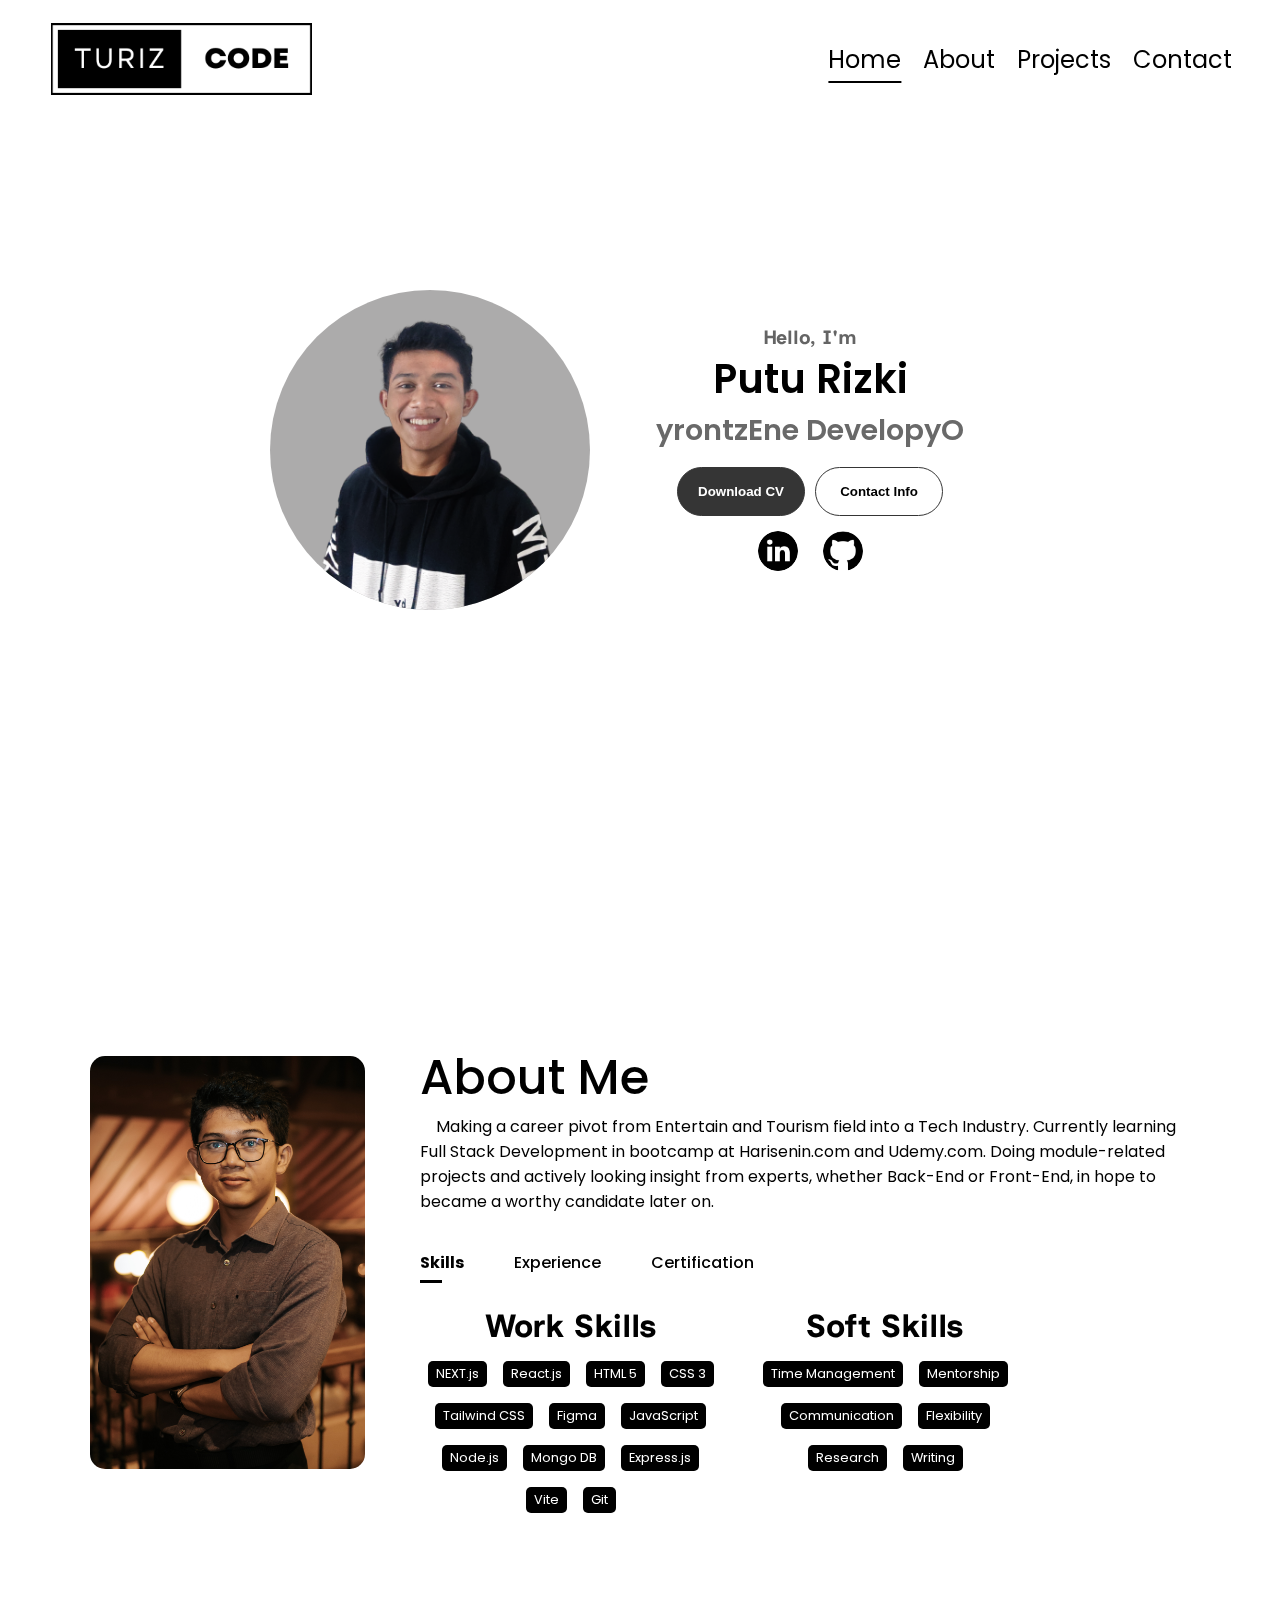
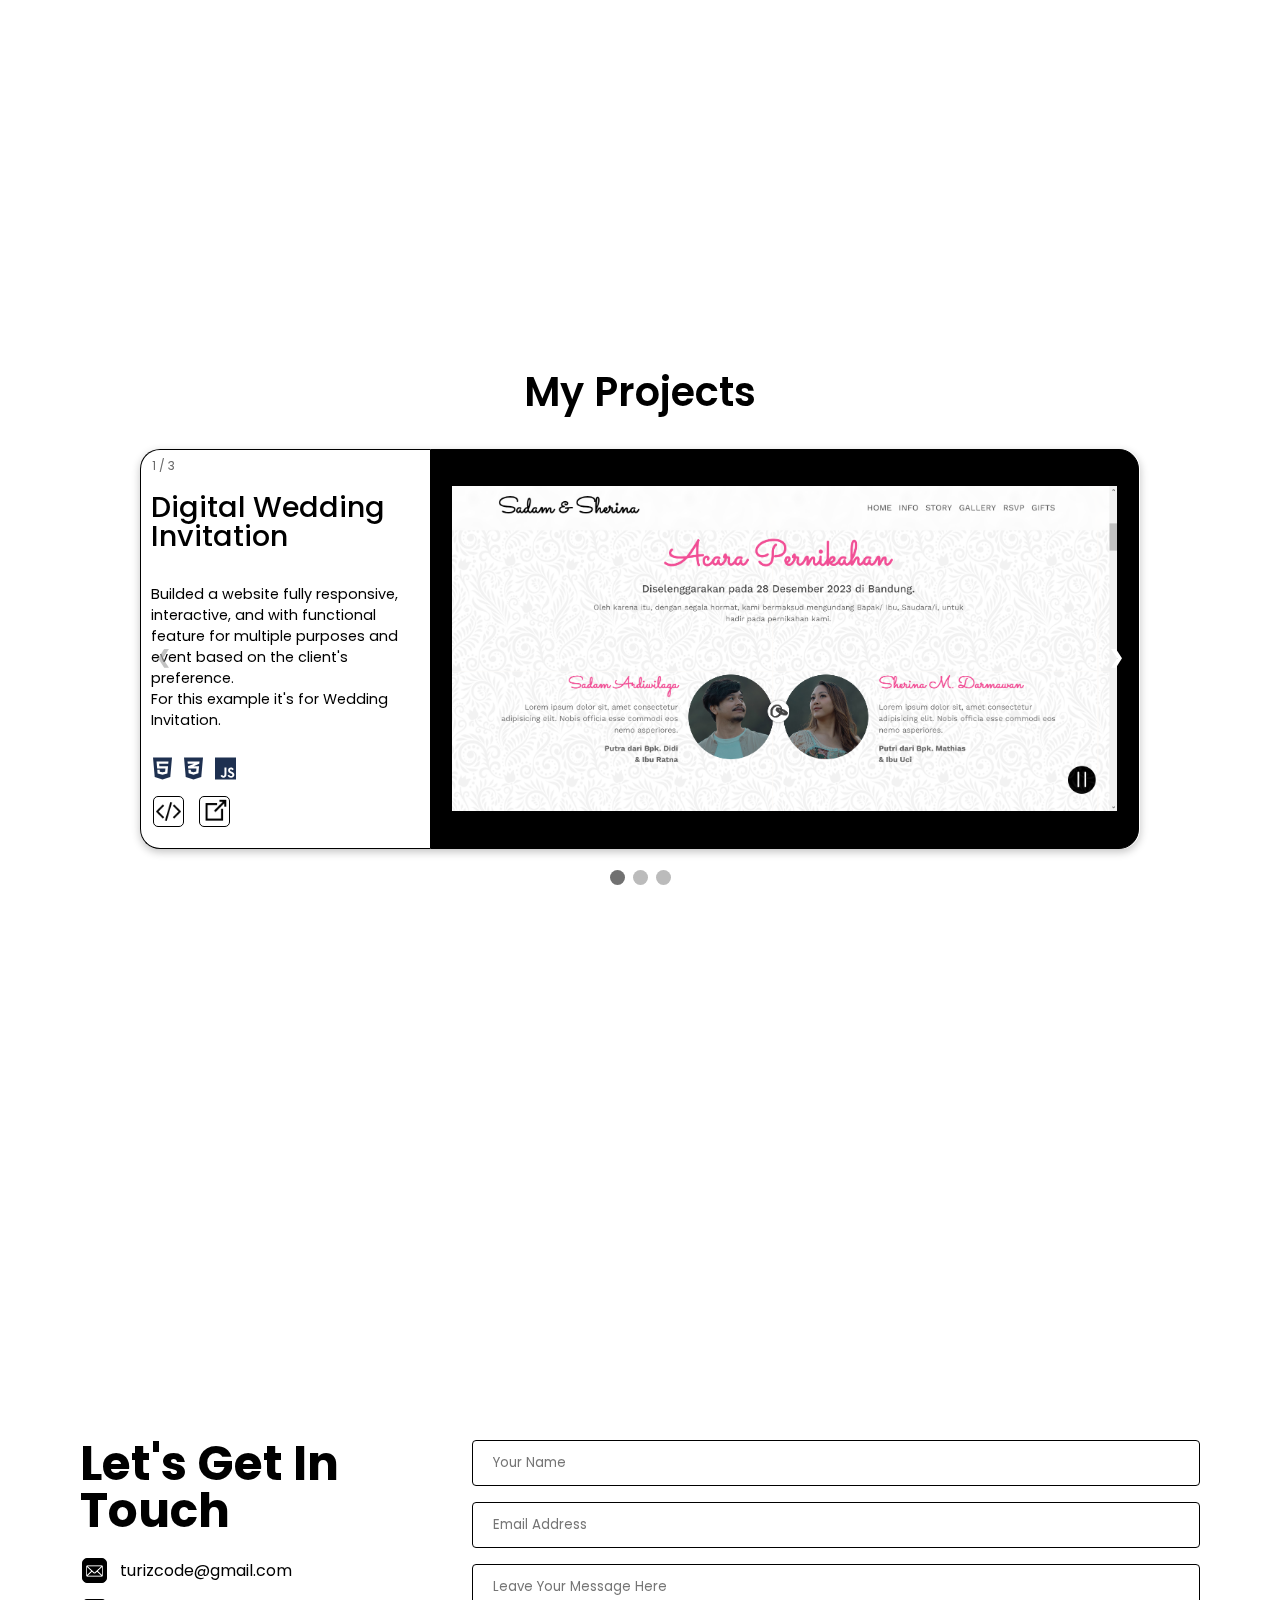
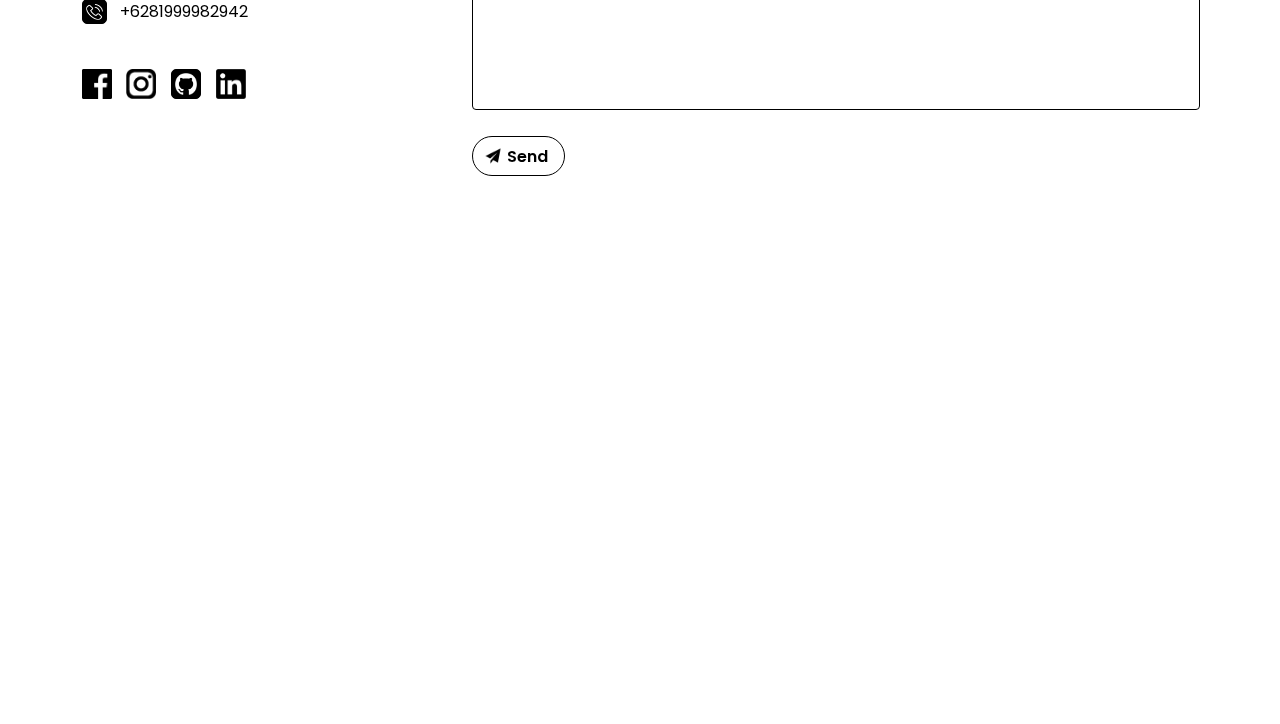
<file: index.html>
<!DOCTYPE html>
<html lang="en">
  <head>
    <meta charset="UTF-8" />
    <meta name="viewport" content="width=device-width, initial-scale=1.0" />
    <title>Turiz Code</title>
    <link rel="stylesheet" href="./style/style.css" />
    <link rel="stylesheet" href="/style/mediaqueries.css" />
    <link rel="icon" href="./assets/icon/Turiz Code Icon Latest.png" />
  </head>
  <body>
    <!-- # NAVBAR -->
    <nav class="nav-bar">
      <!-- ## logo navbar -->
      <img
        class="nav-logo"
        src="./assets/logo.png"
        alt="Turiz Personal Logo"
        draggable="false"
      />

      <!-- ## navigating link -->
      <div>
        <ul class="nav-links">
          <li class="nav-link" onclick="navMarker()">
            <a href="#home" class="active-nav">Home</a>
          </li>
          <li class="nav-link" onclick="navMarker()">
            <a href="#about">About</a>
          </li>
          <li class="nav-link" onclick="navMarker()">
            <a href="#projects">Projects</a>
          </li>
          <li class="nav-link" onclick="navMarker()">
            <a href="#contact">Contact</a>
          </li>
        </ul>
      </div>
    </nav>

    <!-- ## hamburger nav -->
    <nav class="hamburger-nav">
      <img
        class="hamburger-logo"
        src="./assets/logo.png"
        alt="Turiz Code Logo"
      />
      <div class="hamburger-menu">
        <div class="hamburger-icon" onclick="toggleMenu()">
          <span></span>
          <span></span>
          <span></span>
        </div>
        <div class="hamburger-links">
          <li class="nav-home">
            <a href="#home" class="active-link" onclick="toggleMenu()">Home</a>
          </li>
          <li class="nav-about">
            <a href="#about" onclick="toggleMenu()">About</a>
          </li>
          <li class="nav-projects">
            <a href="#projects" onclick="toggleMenu()">Projects</a>
          </li>
          <li class="nav-contact">
            <a href="#contact" onclick="toggleMenu()">Contact</a>
          </li>
        </div>
      </div>
    </nav>

    <!-- # MAIN SECTION -->
    <main class="main-content">
      <!-- ## home -->
      <section id="home">
        <!-- ### profile-picture -->
        <img
          class="profile-picture"
          src="./assets/profile-photo.png"
          alt="Rizki's Profile Picture"
          draggable="false"
        />

        <!-- ### profile-details -->
        <article class="profile-details">
          <p class="greetings">Hello, I'm</p>
          <h1 class="name">Pu<span class="turiz">tu Riz</span>ki</h1>
          <p class="job"></p>

          <!-- #### profile's button -->
          <div class="btn-container">
            <button class="btn btn-cv">
              <a href="./documents/CV - Putu Rizki Eka Wibawa.pdf"
                >Download CV</a
              >
            </button>
            <button class="btn btn-contact">
              <a href="#contact">Contact Info</a>
            </button>
          </div>

          <!-- #### profile's icon -->
          <div class="icon-link">
            <a href="https://linkedin.com/in/putu-rizki/">
              <img src="./assets/linkedin.png" alt="Linkedin Logo" />
            </a>
            <a href="https://github.com/TurizCode">
              <img src="./assets/github.png" alt="Github Logo" />
            </a>
          </div>
        </article>
      </section>

      <!-- ## about -->
      <section id="about">
        <div class="about-col-1">
          <img src="./assets/about-picture.jpg" alt="" />
        </div>
        <article class="about-col-2">
          <h1 class="sub-title">About Me</h1>
          <p>
            &emsp;Making a career pivot from Entertain and Tourism field into a
            Tech Industry. Currently learning Full Stack Development in bootcamp
            at Harisenin.com and Udemy.com. Doing module-related projects and
            actively looking insight from experts, whether Back-End or
            Front-End, in hope to became a worthy candidate later on.
          </p>

          <div class="tab-titles">
            <p class="tab-links active-link" onclick="openTab('skills')">
              Skills
            </p>
            <p class="tab-links" onclick="openTab('experience')">Experience</p>
            <p class="tab-links" onclick="openTab('education')">
              Certification
            </p>
          </div>
          <div class="tab-details active-tab fade" id="skills">
            <div class="skill-container">
              <div class="work skills">
                <h1 class="header-skills">Work Skills</h1>
                <div class="flex-container">
                  <div>NEXT.js</div>
                  <div>React.js</div>
                  <div>HTML 5</div>
                  <div>CSS 3</div>
                  <div>Tailwind CSS</div>
                  <div>Figma</div>
                  <div>JavaScript</div>
                  <div>Node.js</div>
                  <div>Mongo DB</div>
                  <div>Express.js</div>
                  <div>Vite</div>
                  <div>Git</div>
                </div>
              </div>
              <div class="soft skills">
                <h1 class="header-skills">Soft Skills</h1>
                <div class="flex-container">
                  <div>Time Management</div>
                  <div>Mentorship</div>
                  <div>Communication</div>
                  <div>Flexibility</div>
                  <div>Research</div>
                  <div>Writing</div>
                </div>
              </div>
            </div>
          </div>
          <div class="tab-details" id="experience">
            <ul>
              <li><span>2019</span><br />Designing Web/App Interfaces</li>
              <li><span>2022</span><br />Web app Development</li>
              <li><span>2023-now</span><br />Building Android/iOS apps</li>
            </ul>
          </div>
          <div class="tab-details" id="education">
            <ul>
              <li>
                <span>harisenin.com</span><br />Bootcamp: Full Stack Development
              </li>
              <li>
                <span>udemy.com</span><br />Bootcamp: Full Stack Development
              </li>
            </ul>
          </div>
        </article>
      </section>
      <section id="projects">
        <div class="title-container">
          <h1 class="project-title">My Projects</h1>
        </div>

        <!-- Slideshow container -->
        <div class="slideshow-container">
          <!-- Full-width images with number and caption text -->
          <div class="mySlides fade">
            <div class="numbertext">1 / 3</div>
            <article class="slide-details">
              <h2 class="sub-title">Digital Wedding Invitation</h2>
              <p>
                Builded a website fully responsive, interactive, and with
                functional feature for multiple purposes and event based on the
                client's preference. <br />
                For this example it's for Wedding Invitation.
              </p>
              <div class="tech-icon">
                <img src="./assets/icon/html5.svg" />
                <img src="./assets/icon/css3-alt.svg" />
                <img src="./assets/icon/js.svg" />
              </div>
              <div class="slide-buttons">
                <button class="slide-btn source">
                  <img src="./assets/icon/code icon.png" alt="" />
                  <span> Source Code</span>
                </button>
                <button
                  onclick="window.open('https://turizcode.github.io/wedding-invitation/?pronoun=Dear&name=Guest', '_blank')"
                  class="slide-btn"
                >
                  <img src="./assets/icon/new tab.png" alt="" />
                  <span> Live Demo</span>
                </button>
              </div>
            </article>
            <div class="slide-picture">
              <img src="./assets/projects/project1.png" />
            </div>
          </div>

          <div class="mySlides fade">
            <div class="numbertext">2 / 3</div>
            <article class="slide-details">
              <h2 class="sub-title">Coffee Shop Website</h2>
              <p>
                Minimalis website that are created using CSS Framework,
                Bootstrap, to create a responsive design yet functional with the
                support of JavaScript. Having all the basic features of an
                E-commerce website.
              </p>
              <div class="tech-icon">
                <img src="./assets/icon/html5.svg" />
                <img src="./assets/icon/css3-alt.svg" />
                <img src="./assets/icon/js.svg" />
                <img
                  style="height: 23px"
                  src="./assets/icon/bootstrap icon bw.png"
                />
              </div>
              <div class="slide-buttons">
                <button class="slide-btn source">
                  <img src="./assets/icon/code icon.png" alt="" />
                  <span> Source Code</span>
                </button>
                <button
                  onclick="window.open('https://kopi-titik-koma-turizcode.vercel.app', '_blank')"
                  class="slide-btn"
                >
                  <img src="./assets/icon/new tab.png" alt="" />
                  <span> Live Demo</span>
                </button>
              </div>
            </article>
            <div class="slide-picture">
              <img src="./assets/projects/project2.png" />
            </div>
          </div>

          <div class="mySlides fade">
            <div class="numbertext">3 / 3</div>
            <article class="slide-details">
              <h2 class="sub-title">CRUD: Storage System</h2>
              <p>
                A simple Full Stack Web App that implement CRUD system wwhich
                allows users to create, read, update and delete data. <br />
                This feature could be used in many types of applications, like
                Storage System for example.
              </p>
              <div class="tech-icon">
                <img src="./assets/icon/node-js.svg" />
                <img src="./assets/icon/mongodb.svg" />
                <img src="./assets/icon/react.svg" />
                <img src="./assets/icon/express.svg" />
                <img src="./assets/icon/tailwind-css.svg" />
              </div>
              <div class="slide-buttons">
                <button
                  onclick="window.open('./style/another.html', '_blank')"
                  class="slide-btn source"
                >
                  <img src="./assets/icon/code icon.png" alt="" />
                  <span> Source Code</span>
                </button>
                <button
                  onclick="window.open('https://react-crud-ruby.vercel.app', '_blank')"
                  class="slide-btn"
                >
                  <img src="./assets/icon/new tab.png" alt="" />
                  <span> Live Demo</span>
                </button>
              </div>
            </article>
            <div class="slide-picture">
              <img src="./assets/projects/project3.png" />
            </div>
          </div>

          <!-- Next and previous buttons -->
          <a class="prev" onclick="plusSlides(-1)">&#10094;</a>
          <a class="next" onclick="plusSlides(1)">&#10095;</a>
        </div>
        <br />

        <!-- The dots/circles -->
        <div style="text-align: center">
          <span class="dot" onclick="currentSlide(1)"></span>
          <span class="dot" onclick="currentSlide(2)"></span>
          <span class="dot" onclick="currentSlide(3)"></span>
        </div>
      </section>
      <section id="contact">
        <div class="contact-container">
          <div class="contact-row">
            <div class="contact-left">
              <h2 class="title">Let's Get In Touch</h2>
              <p>
                <img
                  class="email"
                  src="./assets/icon/email icon white.png"
                  alt=""
                />
                turizcode@gmail.com
              </p>
              <p class="detail-phone">
                <img class="phone" src="./assets/icon/phone icon.png" alt="" />
                +6281999982942
              </p>
              <div class="social-icon">
                <img
                  onclick="window.open('https://www.facebook.com/puturizkii.puturizkii/', '_blank')"
                  class="fb"
                  src="./assets/icon/facebook bw.png"
                  alt=""
                />
                <img
                  onclick="window.open('https://www.instagram.com/puturizkii/', '_blank')"
                  src="./assets/icon/instagram bw.png"
                  alt=""
                />
                <img
                  onclick="window.open('https://github.com/turizcode/', '_blank')"
                  class="github"
                  src="./assets/icon/github icon square.png"
                  alt=""
                />
                <img
                  onclick="window.open('https://www.linkedin.com/in/putu-rizki/', '_blank')"
                  src="./assets/icon/Linkedin icon square.png"
                  alt=""
                />
              </div>
            </div>
            <div class="contact-right">
              <form id="contact-form">
                <div class="field">
                  <input
                    type="text"
                    id="name"
                    name="name"
                    placeholder="Your Name"
                    autocomplete="off"
                    required
                  />
                  <div class="error-txt">Name cannot be empty!</div>
                </div>
                <div class="field">
                  <input
                    type="email"
                    name="email"
                    id="email"
                    placeholder="Email Address"
                    autocomplete="off"
                    required
                  />
                  <div class="error-txt txt-email">Email cannot be empty!</div>
                </div>

                <div class="field">
                  <textarea
                    id="message"
                    rows="6"
                    placeholder="Leave Your Message Here"
                    style="resize: none"
                    required
                  ></textarea>
                  <div class="error-txt txt-message">
                    Message cannot be empty!
                  </div>
                </div>

                <button id="btn-form" class="btn-form" type="submit">
                  <div></div>
                  Send
                </button>
              </form>
            </div>
          </div>
        </div>
      </section>
    </main>
    <script defer src="./js/script.js"></script>
    <!-- Importing Scramble Feature -->
    <script src="scramble.js"></script>
    <script>
      const phrases = [
        "Front End Developer",
        "Back End Developer",
        "Full Stack Developer",
      ];
      const el = document.querySelector(".job");
      const fx = new TextScramble(el);
      let counter = 0;

      const next = () => {
        fx.setText(phrases[counter]).then(() => {
          setTimeout(next, 1200);
        });
        counter = (counter + 1) % phrases.length;
      };

      next();
    </script>

    <!-- Get the Data from Form and send it to Gmail -->
    <script src="https://smtpjs.com/v3/smtp.js"></script>
  </body>
</html>
</file>
<file: style/style.css>
@import url(https://fonts.googleapis.com/css2?family=Inclusive+Sans&family=Nunito+Sans:opsz,wght@6..12,300;6..12,400;6..12,500;6..12,600;6..12,700;6..12,800&family=Poppins:wght@300;400;500;600;700;800&display=swap);

html {
  scroll-behavior: smooth;
}

body {
  margin: 0;
  padding: 0;
}

/* # NAVBAR SECTION */
nav {
  display: flex;
  padding: 1.8vw 0;
  width: 100%;
  justify-content: space-between;
  align-items: center;
  position: fixed;
  left: 0;
  top: 0;
  background-color: rgba(255, 255, 255, 0.972);
  z-index: 3;
}

.nav-logo {
  height: 8vh;
  margin-left: 4vw;
}

.nav-links {
  margin: 0px;
  margin-right: 2vw;
  padding: 0px;
  width: 35vw;
  display: flex;
  justify-content: space-evenly;
  list-style: none;
  font-size: 1.5rem;
  font-style: normal;
}

.nav-links li a {
  color: black;
  text-decoration: none;
  text-decoration-color: white;
  font-family: "Poppins", sans-serif;
  user-select: none;
}

div ul li a.active-nav {
  text-decoration: underline;
  text-underline-offset: 0.8rem;
  text-decoration-color: black;
  transition: all 0.1s ease;
}

.nav-links > li > a:hover {
  color: grey;
  text-decoration: underline;
  text-underline-offset: 0.8rem;
  text-decoration-color: rgb(181, 181, 181);
}

/* # HAMBURGER NAV */
.hamburger-nav {
  display: none;
}

.hamburger-menu {
  position: relative;
  display: inline-block;
  height: fit-content;
  width: fit-content;
}

.hamburger-icon {
  display: flex;
  flex-direction: column;
  justify-content: space-around;
  height: 20px;
  width: 24px;
  cursor: pointer;
}

.hamburger-icon span {
  width: 100%;
  height: 2px;
  background-color: black;
  transition: all 0.3s ease-in-out;
}

.hamburger-links {
  position: absolute;
  top: 50px;
  right: 4vw;
  width: fit-content;
  max-height: 0;
  overflow: hidden;
  background-color: rgba(255, 255, 255, 0.925);
  box-shadow: rgba(0, 0, 0, 0.24) 0px 3px 8px;
  transition: all 0.4s linear;
}

.hamburger-logo {
  width: 25vw;
  height: auto;
  transition: all 0.3s ease-in-out;
}

.hamburger-links li {
  list-style: none;
}

.hamburger-links.open {
  max-height: 300px;
  transition: all 0.4s linear;
}

.hamburger-icon.open span:first-child {
  transform: rotate(45deg) translate(5px, 4.5px);
}
.hamburger-icon.open span:nth-child(2) {
  opacity: 0;
}
.hamburger-icon.open span:last-child {
  transform: rotate(-45deg) translate(5px, -4.55px);
}

.hamburger-icon span:first-child {
  transform: none;
}
.hamburger-icon span:nth-child(2) {
  opacity: 1;
}
.hamburger-icon span:last-child {
  transform: none;
}

.hamburger-links > li > a:active {
  color: grey;
}

div li a.active-link {
  font-weight: 700;
}

.hamburger-links li a {
  color: black;
  text-decoration: none;
  font-family: "Poppins", sans-serif;
  display: block;
  padding: 10px 20px;
  text-align: center;
  font-size: 1.5rem;
}

/* # MAIN SECTION */

/* ------------------------ */
/* ## home */
#home {
  display: flex;
  align-content: center;
  align-items: center;
  justify-content: center;
  gap: 20px;
  height: 100vh;
}

.profile-picture {
  width: 25vw;
  border-radius: 50%;
  background-color: rgba(158, 157, 157, 0.858);
  transition: 0.4s ease-out;
  animation: profile_animation 7s ease-in-out infinite;
}

@keyframes profile_animation {
  0% {
    border-radius: 60% 40% 30% 70%/60% 30% 70% 40%;
  }
  50% {
    border-radius: 30% 60% 70% 40%/50% 60% 30% 60%;
  }
  100% {
    border-radius: 60% 40% 30% 70%/60% 30% 70% 40%;
  }
}

.profile-picture:hover {
  background-color: rgba(190, 190, 190, 0.858);
  transition: 0.4s ease-in;
}

/* ### profile details */
.profile-details {
  width: 400px;
  display: flex;
  flex-direction: column;
  justify-content: center;
  align-content: center;
  align-items: center;
  gap: 0;
}

.profile-details > * {
  padding: 0;
  margin: 0;
}

.greetings,
.job {
  user-select: none;
}

p.greetings {
  font-family: "Inclusive Sans", sans-serif;
  font-weight: bolder;
  color: rgb(100, 100, 100);
  font-size: 1.2rem;
}

p#job {
  transform: translate(-50%, -50%);
  white-space: nowrap;
}

h1.name {
  font-family: "Poppins", sans-serif;
  font-size: 2.5rem;
  font-weight: 600;
  transition: 0.5s ease;
}

h1.name:hover {
  background-color: black;
  color: white;
  transition: 0.5s ease;
}

.turiz {
  transition: 0.3s ease;
}

span.turiz:hover {
  color: greenyellow;
  transition: 0.3s ease;
}

p.job {
  font-family: "Poppins", sans-serif;
  font-weight: 600;
  font-size: 1.8rem;
  color: rgb(105, 105, 105);
}

/* #### profile's button */
.btn-container {
  margin-top: 15px;
  display: flex;
  justify-content: center;
  gap: 10px;
}

.btn {
  font-weight: 600;
  transition: all 300ms ease;
  padding: 1rem;
  width: 8rem;
  border-radius: 2rem;
}

.btn-container > .btn > a {
  text-decoration: none;
  color: black;
}

.btn-contact {
  background-color: white;
}

.btn-cv,
.btn-contact {
  border: rgb(53, 53, 53) 0.1rem solid;
}

.btn-cv:hover,
.btn-contact:hover {
  cursor: pointer;
}

.btn-cv,
.btn-contact:hover {
  background: rgb(53, 53, 53);
  color: white;
}

.btn-container > .btn-cv > a {
  color: white;
}

.btn-cv:hover {
  color: black;
  background: white;
}

.btn-container > .btn-cv:hover > a {
  color: black;
}

.btn-contact:hover {
  border: black 0.1rem solid;
}

.btn-container > .btn-contact:hover > a {
  color: white;
}

/* #### profile's icon */
.icon-link {
  margin-top: 15px;
  display: flex;
  justify-content: center;
  gap: 25px;
}

.icon-link > a > img {
  width: 40px;
  height: auto;
  border-radius: 50%;
}

.icon-link > a > img:hover {
  box-shadow: rgba(0, 0, 0, 0.3) 0px 19px 38px,
    rgba(0, 0, 0, 0.22) 0px 15px 12px;
  transition: 0.3s ease;
}

/* ------------------------ */
/* ## about */
#about {
  padding: 14vh 7vw 7vh;
  margin: 0;
  display: flex;
  justify-content: space-between;
  flex-wrap: wrap;
  height: 80vh;
}

/* ### first container */
.about-col-1 {
  flex-basis: 25%;
}
/* #### about's picture */
.about-col-1 img {
  width: 100%;
  border-radius: 15px;
  transform: translateY(30px);
}

/* ### second conatiner */
.about-col-2 {
  flex-basis: 70%;
}

/* #### titles: About Me */
.sub-title {
  font-size: 3rem;
  font-weight: 500;
  margin: 1rem 0 0;
  font-family: "Poppins", sans-serif;
}
/* #### descriptions */
.about-col-2 p {
  font-family: "Poppins", sans-serif;
  font-size: 1rem;
}

.about-col-2 > p {
  margin: 0;
}

/* #### tab titles with links */
.tab-titles {
  display: flex;
  margin: 1.25rem 0 1rem;
}

.tab-links {
  margin-right: 50px;
  font-size: 1.125rem;
  font-weight: 500;
  cursor: pointer;
  position: relative;
  user-select: none;
}

.tab-links:hover {
  color: grey;
}

.tab-links.active-link:hover {
  color: black;
}

.tab-links::after {
  content: "";
  width: 0;
  height: 3px;
  background-color: black;
  position: absolute;
  left: 0;
  bottom: -8px;
  transition: 0.5s ease;
}

.tab-links.active-link {
  font-weight: 700;
}

.tab-links.active-link::after {
  width: 50%;
}

/* #### tab details: content according to tittles */
.tab-details ul {
  padding: 0;
}

.tab-details ul li {
  list-style: none;
  margin: 10px 0;
  font-family: "Poppins", sans-serif;
}

.tab-details ul li span {
  color: black;
  font-weight: 700;
  font-size: 0.875rem;
}

.tab-details {
  display: none;
}

.tab-details.active-tab {
  display: block;
  animation: fadeIn 0.5s;
}

@keyframes fadeIn {
  from {
    opacity: 0;
  }
  to {
    opacity: 1;
  }
}

/* ##### tab-details - id:skills */
.skill-container {
  display: flex;
  width: 80%;
  height: 25vh;
  justify-content: space-between;
}

.skill-container * {
  margin: 0;
  font-family: "Inclusive Sans", sans-serif;
}

.skills {
  display: flex;
  flex-direction: column;
  max-width: 49%;
  align-items: center;
}

.flex-container {
  width: 100%;
  height: fit-content;
  margin-top: 1rem;
  display: flex;
  flex-wrap: wrap;
  justify-content: center;
  gap: 1rem;
}

.flex-container > div {
  padding: 0.25rem 0.5rem !important;
  border-radius: 5px;
  background-color: black;
  color: white;
  font-size: 0.8rem;
  font-family: "Poppins", sans-serif;
  text-align: center;
  height: fit-content;
}

/* code below can be deleted after */

#projects,
#contact {
  min-height: 100vh;
}

/* ## projects */
#projects {
  position: relative;
  padding-top: 14vh;
}

#projects *,
#contact * {
  box-sizing: border-box;
  font-family: "Poppins", sans-serif;
}

#projects .title-container {
  display: flex;
  justify-content: center;
}

/* Projects Title */
#projects > .title-container h1 {
  text-align: center;
  font-size: 2.5rem;
  height: fit-content;
  /* line-height: 1; */
  font-weight: 600;
}

/* Slideshow container */
.slideshow-container {
  max-width: 1000px;
  position: relative;
  margin: auto;
}

/* Hide the images by default */
.mySlides {
  display: none;
  height: 400px;
  box-shadow: rgba(0, 0, 0, 0.24) 0px 3px 8px;
  border-radius: 20px;
}

.slide-details {
  display: inline-block;
  top: 0;
  position: absolute;
  left: 0;
  padding: 10px;
  width: 29%;
  height: 100%;
  border: 1px solid black;
  border-right: transparent;
  color: black;
  border-radius: 20px 0 0 20px;
}

.slide-details h2 {
  margin: 2.1rem 0;
  font-size: 1.8rem;
  line-height: 1;
}

.slide-details p {
  font-size: 0.9rem;
}

.slide-buttons,
.tech-icon {
  display: flex;
  gap: 12px;
}

.slide-buttons {
  position: absolute;
  bottom: 21px;
  left: 12px;
  gap: 15px;
}

.slide-btn {
  display: flex;
  align-items: center;
  justify-content: center;
  padding: 2px;
  border-radius: 5px;
  border: 1px solid black;
  background-color: white;
  transition: all 0.5s linear;
}

.slide-btn:hover {
  background-color: rgb(234, 234, 234);
  transition: all 0.5s linear;
}

.slide-btn img {
  height: 25px;
}

.slide-btn img:hover + span {
  display: block;
  animation: slideRight 0.5s linear;
}

@keyframes slideRight {
  /* there is still a bug on this animation */
  from {
    opacity: 0;
    /* transform: translateX(-20px); */
  }
  to {
    opacity: 1;
    /* transform: translateX(0); */
  }
}

.slide-btn span {
  font-size: 0.8rem;
  margin: 0 0.5rem;
  display: none;
  transition: all 0.5s linear;
}

.tech-icon {
  position: absolute;
  bottom: 35px;
  left: 12px;
  align-items: center;
  margin-bottom: 2rem;
}

.tech-icon > img {
  height: 25px;
}

.slide-picture {
  display: flex;
  margin-left: 29%;
  width: 70.9%;
  height: 100%;
  justify-content: center;
  align-items: center;
  border: 1px solid black;
  background-color: black;
  border-radius: 0 20px 20px 0;
}

.slide-picture img {
  height: auto;
  width: 100%;
  padding: 0 3%;
}

/* Next & previous buttons */
.prev,
.next {
  cursor: pointer;
  position: absolute;
  top: 50%;
  width: auto;
  margin-top: -22px;
  padding: 16px;
  color: rgba(170, 170, 170, 0.7);
  font-weight: bold;
  font-size: 18px;
  transition: 0.6s ease;
  border-radius: 0 3px 3px 0;
  user-select: none;
}

/* Position the "next button" to the right */
.next {
  right: 0;
  border-radius: 3px 0 0 3px;
  color: white;
}

/* On hover, add a black background color with a little bit see-through */
.prev:hover,
.next:hover {
  background-color: rgba(0, 0, 0, 0.8);
  color: white;
}
/* {
  background-color: rgba(255, 255, 255, 0.8);
} */

/* Number text (1/3 etc) */
.numbertext {
  color: #696969;
  mix-blend-mode: difference;
  font-size: 12px;
  padding: 8px 12px;
  position: absolute;
  top: 0;
  z-index: 1;
}

/* The dots/bullets/indicators */
.dot {
  cursor: pointer;
  height: 15px;
  width: 15px;
  margin: 0 2px;
  background-color: #bbb;
  border-radius: 50%;
  display: inline-block;
  transition: background-color 0.6s ease;
}

.active,
.dot:hover {
  background-color: #717171;
}

/* Fading animation */
.fade {
  animation-name: fade;
  animation-duration: 1.5s;
}

@keyframes fade {
  from {
    opacity: 0.4;
  }
  to {
    opacity: 1;
  }
}

/* ## Contact */
#contact {
  padding-top: 21vh;
}

#contact img {
  height: 25px;
  width: auto;
}

#contact .email,
#contact .phone,
#contact .github {
  border-radius: 5px;
  padding: 0.2rem;
  border: 1.5px solid black;
  background-color: black;
}

#contact .contact-container {
  display: flex;
  justify-content: center;
  align-items: center;
}

#contact .contact-row {
  display: flex;
  width: 90%;
  padding: 1rem;
}

#contact .contact-left {
  flex-basis: 35%;
}
#contact .contact-right {
  flex-basis: 65%;
}
.contact-left h2 {
  margin: 0;
  font-size: 2.95rem;
  font-weight: 700;
  line-height: 1;
}
.contact-left p {
  display: flex;
  align-items: center;
  margin-top: 1.5rem;
  text-align: 1.625rem;
  padding-left: 2px;
}
.contact-left .detail-phone {
  margin-top: 0;
}
.contact-left p img {
  margin-right: 0.8rem;
}

.social-icon {
  padding-left: 2px;
  margin-top: 2.8rem;
  display: flex;
}
.social-icon img {
  height: 1.875rem !important;
  margin-right: 0.9rem;
  display: inline-block;
  transition: all 0.3s ease;
}
.social-icon img:hover {
  transform: scale(1.2);
  box-shadow: rgba(50, 50, 93, 0.25) 0px 13px 27px -5px,
    rgba(0, 0, 0, 0.3) 0px 8px 16px -8px;
  transition: all 0.3s ease;
}

.contact-right .btn-form {
  margin-top: 0.7rem;
  display: flex;
  justify-content: center;
  align-items: center;
  gap: 4px;
  font-size: 1rem;
  text-decoration: none;
  border: 1.5px solid black;
  background-color: transparent;
  padding: 0.4rem 1rem;
  padding-left: 0.6rem;
  transition: all 0.3s ease;
  border-radius: 20px;
  font-weight: 600;
}

.contact-right .btn-form div {
  background-image: url(../assets/icon/send\ icon.png);
  height: 20px;
  width: 20px;
  background-repeat: no-repeat;
  background-position: center;
  background-size: cover;
}

.contact-right .btn-form:hover {
  background-color: black;
  color: white;
  transition: all 0.3s ease;
}

.contact-right .btn-form:hover div {
  background-image: url(../assets/icon/send\ icon\ white.png);
  transition: all 0.3s ease;
}

#contact form .field {
  padding: 0.5rem 0;
  box-sizing: border-box;
}

#contact form input:first-child {
  margin-top: 0;
}

#contact form .field:first-child {
  padding-top: 0;
}

#contact form input,
#contact form textarea {
  width: 100%;
  padding: 0.75rem 1.25rem;
  box-sizing: border-box;
  border: 1.5px solid black;
  border-radius: 4px;
}

#contact form input:focus,
#contact form textarea:focus {
  outline: none;
  border: 2px solid #696969;
}

#contact form .field .error-txt {
  margin-top: -0.12rem;
  color: red;
  display: none;
}

#contact form .error-txt.txt-email {
  margin-top: -0.1rem;
}

#contact form .error-txt.txt-message {
  margin-top: -0.5rem;
}

/* SCROLLBAR CSS */

* {
  scrollbar-width: 5px;
  scrollbar-color: #858585b2 transparent;
}

body::-webkit-scrollbar {
  width: 5px; /* width of the entire scrollbar */
}

body::-webkit-scrollbar-track {
  background: transparent; /* color of the tracking area */
  position: fixed;
}

body::-webkit-scrollbar-thumb {
  background-color: #858585b2; /* color of the scroll thumb */
  border-radius: 20px; /* roundness of the scroll thumb */
}
</file>
<file: style/mediaqueries.css>
@media screen and (max-width: 1200px) {
  /* # NAVBAR SECTION */
  .nav-bar {
    display: none;
  }
  /* # HAMBURGER NAV */
  .hamburger-nav {
    display: flex;
  }
  .hamburger-logo {
    padding-left: 2vw;
  }
  .hamburger-menu {
    margin-right: 4vw;
  }
  .hamburger-icon {
    padding-right: 4vw;
  }
}

@media screen and (max-width: 1025px) {
  html {
    font-size: 90%;
  }
  main {
    padding-left: 7px;
  }
  /* ### first container */
  .about-col-1 {
    flex-basis: 35%;
  }
  /* ### second conatiner */
  .about-col-2 {
    flex-basis: 60%;
  }
  /* ##### tab-details - id:skills */
  .skill-container {
    height: 20vh;
    width: 100%;
  }
  #about img {
    transform: translateY(30px);
  }
}

@media screen and (max-width: 769px) {
  /* ## home */
  #home {
    flex-direction: column;
    gap: 7vw;
  }
  .hamburger-logo {
    margin-left: 4vw;
    height: 2.5rem;
    width: auto;
  }
  .profile-picture {
    width: 50vw;
  }
  .btn-container .btn {
    width: 9rem;
  }
  /* ## about */
  #about {
    flex-direction: column;
    flex-wrap: nowrap;
    height: fit-content;
  }
  #about img {
    width: 50vw;
    height: auto;
  }
  #about .about-col-1 {
    display: flex;
    justify-content: center;
    background-color: rgba(136, 87, 34, 0.4);
    background-color: white;
    padding: 1rem 0;
    border-radius: 5px;
    box-shadow: rgba(0, 0, 0, 0.24) 0px 3px 8px;
  }
  .about-col-2 {
    margin-top: 1rem;
    padding: 0.8rem;
    box-shadow: rgba(0, 0, 0, 0.24) 0px 3px 8px;
  }
  /* ##### tab-details - id:skills */
  .skill-container {
    width: 85vw;
    height: 20vh;
  }

  /* PORJECTS */
  #projects .project-title {
    margin-bottom: 2rem;
  }
  .mySlides {
    height: fit-content;
    flex-direction: column;
    padding: 0 2rem;
    box-shadow: none;
  }
  .slide-details {
    position: static;
    order: 2;
    border-right: 1px solid black;
    width: 100%;
    border-radius: 0 0 20px 20px;
  }
  .slide-details * {
    position: static;
  }
  .slide-details br {
    display: none;
  }
  .slide-details h2 {
    margin-top: 0.5rem;
    margin-bottom: 0.8rem;
    display: block;
  }
  .slide-details .tech-icon {
    margin: 1rem 0;
    margin-top: 1.2rem;
  }
  .slide-picture {
    position: static;
    order: 1;
    margin: 0;
    width: 100%;
    height: fit-content;
    border-radius: 20px 20px 0 0;
  }
  .next,
  .prev {
    color: rgb(170, 170, 170);
  }
  .numbertext {
    color: white;
  }
  #contact .contact-row {
    flex-direction: column;
    gap: 4rem;
  }
  #contact .social-icon {
    margin-top: 2rem;
  }
}

@media screen and (max-width: 769px) and (min-width: 456px) {
  /* #### titles: About Me */
  .sub-title {
    font-size: 4rem;
  }
  /* #### descriptions */
  .about-col-2 p {
    font-size: 1.5rem;
  }

  /* #### tab details: content according to tittles */
  .tab-details ul li span {
    color: black;
    font-weight: 700;
    font-size: 1.5rem;
  }
  .tab-details ul li {
    font-size: 1.2rem;
  }
  /* ##### tab-details - id:skills */
  .header-skills {
    font-size: 1.5rem;
  }
  .flex-container > div {
    font-size: 1rem;
  }
  #about img {
    transform: translateY(0);
  }
  .skill-container {
    width: 100%;
    height: auto;
  }
}

@media screen and (max-width: 456px) {
  /* ## home - profile picture */
  .profile-picture {
    width: 70vw;
  }
  /* #### tab titles with links */
  .tab-links {
    margin-right: 35px;
  }
  .tab-links:last-child {
    margin-right: 0;
  }
  /* ##### tab-details - id:skills */
  .skill-container {
    width: 100%;
    height: auto;
  }
  #about img {
    transform: translateY(0);
  }
}

@media screen and (max-width: 321px) {
  /* #### tab titles with links */
  .tab-links {
    margin-right: 25px;
    width: fit-content;
  }
}
</file>
